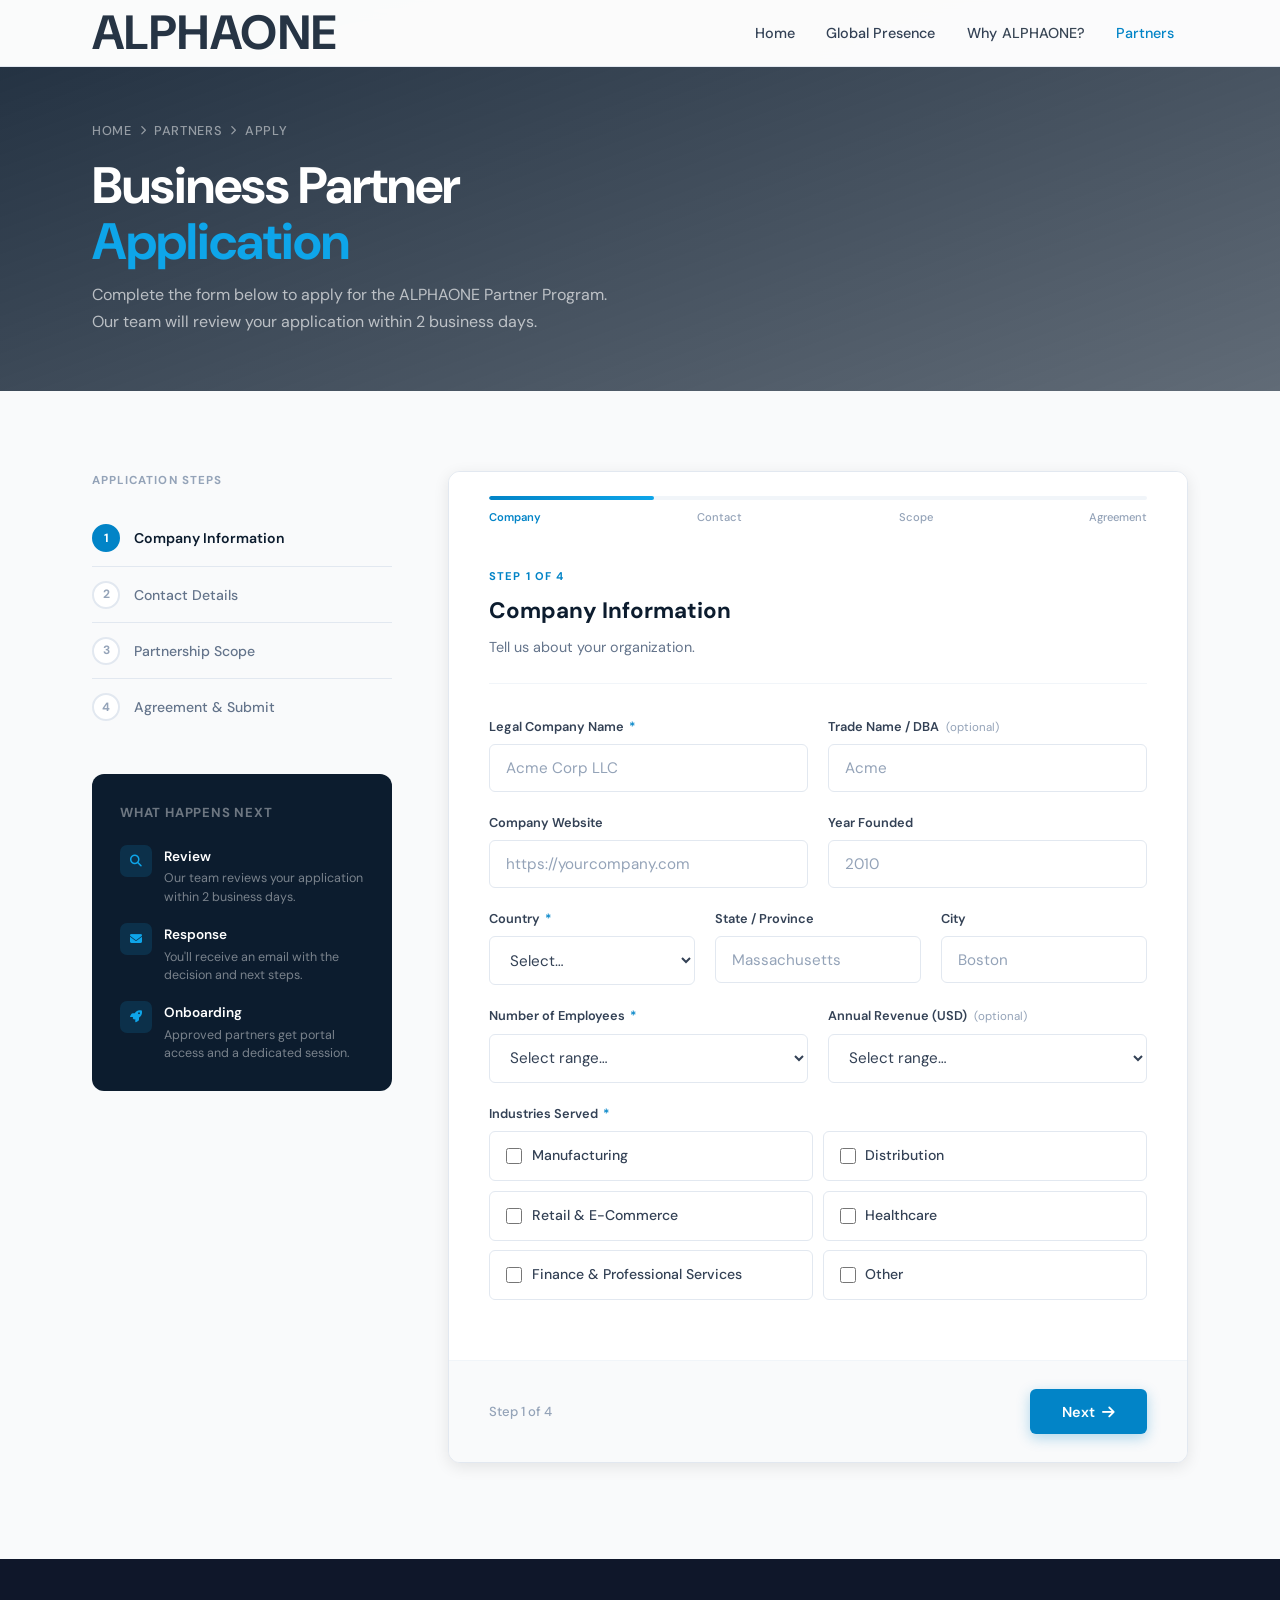
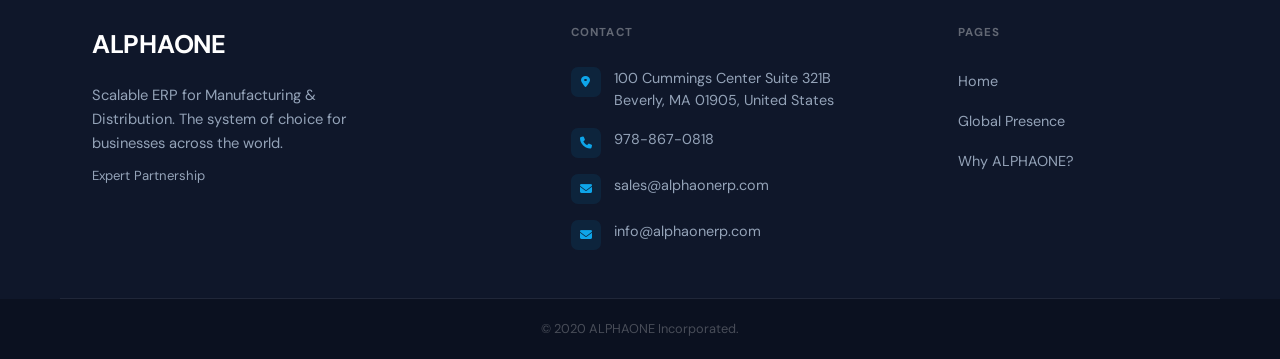
<file: apply_partners.html>
<!DOCTYPE html>
<html lang="en">
<head>
    <meta charset="UTF-8">
    <meta name="viewport" content="width=device-width, initial-scale=1.0">
    <title>ALPHAONE Inc. | Partner Application</title>
    <link rel="preconnect" href="https://fonts.googleapis.com">
    <link rel="preconnect" href="https://fonts.gstatic.com" crossorigin>
    <link href="https://fonts.googleapis.com/css2?family=DM+Sans:opsz,wght@9..40,300;9..40,400;9..40,500;9..40,600;9..40,700&display=swap" rel="stylesheet">
    <link rel="stylesheet" href="https://cdnjs.cloudflare.com/ajax/libs/font-awesome/6.4.0/css/all.min.css">
    <link rel="icon" type="image/x-icon" href="video/ALPHAONE.png">
    <link rel="stylesheet" href="css/apply_partners.css">
</head>
<body>

    <nav class="navbar" id="navbar">
        <div class="nav-inner">
            <a href="index.html" class="logo-text">ALPHAONE</a>
            <ul class="nav-links">
                <li><a href="index.html">Home</a></li>
                <li><a href="presence.html">Global Presence</a></li>
                <li><a href="benefits.html">Why <span style="color:#0c1c2ed0;">ALPHAONE?</span></a></li>
                <li><a href="partners.html" class="active">Partners</a></li>
            </ul>
            <div class="hamburger" id="hamburger-btn"><span></span><span></span><span></span></div>
        </div>
    </nav>
    <div class="mobile-menu" id="mobile-menu">
        <a href="index.html">Home</a>
        <a href="presence.html">Global Presence</a>
        <a href="benefits.html">Why ALPHAONE?</a>
        <a href="partners.html">Partners</a>
    </div>

    <!-- HERO -->
    <section class="page-hero">
        <div class="page-hero-bg"></div>
        <div class="page-hero-overlay"></div>
        <div class="page-hero-inner container">
            <div class="breadcrumb">
                <a href="index.html">Home</a>
                <i class="fas fa-chevron-right"></i>
                <a href="partners.html">Partners</a>
                <i class="fas fa-chevron-right"></i>
                <span>Apply</span>
            </div>
            <h1>Business Partner<br><em>Application</em></h1>
            <p>Complete the form below to apply for the ALPHAONE Partner Program. Our team will review your application within 2 business days.</p>
        </div>
    </section>

    <!-- FORM SECTION -->
    <section class="bpa-section">
        <div class="container">
            <div class="bpa-grid reveal">

                <!-- LEFT SIDEBAR -->
                <div class="bpa-sidebar">
                    <div class="bpa-steps">
                        <h3>Application Steps</h3>
                        <div class="step-item active" id="nav-step-1">
                            <div class="step-num">1</div>
                            <div class="step-label">Company Information</div>
                        </div>
                        <div class="step-item" id="nav-step-2">
                            <div class="step-num">2</div>
                            <div class="step-label">Contact Details</div>
                        </div>
                        <div class="step-item" id="nav-step-3">
                            <div class="step-num">3</div>
                            <div class="step-label">Partnership Scope</div>
                        </div>
                        <div class="step-item" id="nav-step-4">
                            <div class="step-num">4</div>
                            <div class="step-label">Agreement &amp; Submit</div>
                        </div>
                    </div>

                    <div class="bpa-info-card">
                        <h4>What happens next</h4>
                        <div class="info-item">
                            <div class="info-icon"><i class="fas fa-search"></i></div>
                            <div class="info-text">
                                <h5>Review</h5>
                                <p>Our team reviews your application within 2 business days.</p>
                            </div>
                        </div>
                        <div class="info-item">
                            <div class="info-icon"><i class="fas fa-envelope"></i></div>
                            <div class="info-text">
                                <h5>Response</h5>
                                <p>You'll receive an email with the decision and next steps.</p>
                            </div>
                        </div>
                        <div class="info-item">
                            <div class="info-icon"><i class="fas fa-rocket"></i></div>
                            <div class="info-text">
                                <h5>Onboarding</h5>
                                <p>Approved partners get portal access and a dedicated session.</p>
                            </div>
                        </div>
                    </div>
                </div>

                <!-- FORM -->
                <div class="bpa-form-wrap">

                    <!-- Progress bar -->
                    <div class="progress-bar-wrap">
                        <div class="progress-track">
                            <div class="progress-fill" id="progress-fill" style="width:25%"></div>
                        </div>
                        <div class="progress-labels">
                            <span id="lbl-1" class="active">Company</span>
                            <span id="lbl-2">Contact</span>
                            <span id="lbl-3">Scope</span>
                            <span id="lbl-4">Agreement</span>
                        </div>
                    </div>

                    <!-- STEP 1 — Company Info -->
                    <div class="form-step active" id="step-1">
                        <div class="form-step-header">
                            <span class="step-eyebrow">Step 1 of 4</span>
                            <h2>Company Information</h2>
                            <p>Tell us about your organization.</p>
                        </div>

                        <div class="form-row">
                            <div class="form-group">
                                <label>Legal Company Name <span class="req">*</span></label>
                                <input type="text" id="company-name" placeholder="Acme Corp LLC" />
                                <span class="field-error" id="err-company-name">This field is required.</span>
                            </div>
                            <div class="form-group">
                                <label>Trade Name / DBA <span class="opt">(optional)</span></label>
                                <input type="text" placeholder="Acme" />
                            </div>
                        </div>

                        <div class="form-row">
                            <div class="form-group">
                                <label>Company Website</label>
                                <input type="url" id="company-website" placeholder="https://yourcompany.com" />
                                <span class="field-error" id="err-company-website">Please enter a valid URL.</span>
                            </div>
                            <div class="form-group">
                                <label>Year Founded</label>
                                <input type="number" placeholder="2010" min="1900" max="2025" />
                            </div>
                        </div>

                        <div class="form-row three">
                            <div class="form-group">
                                <label>Country <span class="req">*</span></label>
                                <select id="country">
                                    <option value="">Select…</option>
                                    <option>United States</option>
                                    <option>Dominican Republic</option>
                                    <option>Mexico</option>
                                    <option>Colombia</option>
                                    <option>Brazil</option>
                                    <option>Argentina</option>
                                    <option>Puerto Rico</option>
                                    <option>Spain</option>
                                    <option>United Kingdom</option>
                                    <option>Germany</option>
                                    <option>France</option>
                                    <option>Australia</option>
                                    <option>Singapore</option>
                                    <option>Japan</option>
                                    <option>Other</option>
                                </select>
                                <span class="field-error" id="err-country">Please select a country.</span>
                            </div>
                            <div class="form-group">
                                <label>State / Province</label>
                                <input type="text" placeholder="Massachusetts" />
                            </div>
                            <div class="form-group">
                                <label>City</label>
                                <input type="text" placeholder="Boston" />
                            </div>
                        </div>

                        <div class="form-row">
                            <div class="form-group">
                                <label>Number of Employees <span class="req">*</span></label>
                                <select id="employees">
                                    <option value="">Select range…</option>
                                    <option>1 – 10</option>
                                    <option>11 – 50</option>
                                    <option>51 – 200</option>
                                    <option>201 – 1,000</option>
                                    <option>1,000+</option>
                                </select>
                                <span class="field-error" id="err-employees">Please select a range.</span>
                            </div>
                            <div class="form-group">
                                <label>Annual Revenue (USD) <span class="opt">(optional)</span></label>
                                <select>
                                    <option value="">Select range…</option>
                                    <option>Under $500K</option>
                                    <option>$500K – $2M</option>
                                    <option>$2M – $10M</option>
                                    <option>$10M – $50M</option>
                                    <option>$50M+</option>
                                </select>
                            </div>
                        </div>

                        <div class="form-row full">
                            <div class="form-group">
                                <label>Industries Served <span class="req">*</span></label>
                                <div class="check-grid" id="industries">
                                    <label class="check-item"><input type="checkbox" value="manufacturing"> <span>Manufacturing</span></label>
                                    <label class="check-item"><input type="checkbox" value="distribution"> <span>Distribution</span></label>
                                    <label class="check-item"><input type="checkbox" value="retail"> <span>Retail &amp; E-Commerce</span></label>
                                    <label class="check-item"><input type="checkbox" value="healthcare"> <span>Healthcare</span></label>
                                    <label class="check-item"><input type="checkbox" value="finance"> <span>Finance &amp; Professional Services</span></label>
                                    <label class="check-item"><input type="checkbox" value="other"> <span>Other</span></label>
                                </div>
                                <span class="field-error" id="err-industries">Please select at least one industry.</span>
                            </div>
                        </div>
                    </div>

                    <!-- STEP 2 — Contact Details -->
                    <div class="form-step" id="step-2">
                        <div class="form-step-header">
                            <span class="step-eyebrow">Step 2 of 4</span>
                            <h2>Contact Details</h2>
                            <p>Primary contact for this application.</p>
                        </div>

                        <div class="form-row">
                            <div class="form-group">
                                <label>First Name <span class="req">*</span></label>
                                <input type="text" id="first-name" placeholder="Jane" />
                                <span class="field-error" id="err-first-name">This field is required.</span>
                            </div>
                            <div class="form-group">
                                <label>Last Name <span class="req">*</span></label>
                                <input type="text" id="last-name" placeholder="Smith" />
                                <span class="field-error" id="err-last-name">This field is required.</span>
                            </div>
                        </div>

                        <div class="form-row">
                            <div class="form-group">
                                <label>Job Title <span class="req">*</span></label>
                                <input type="text" id="job-title" placeholder="VP of Sales" />
                                <span class="field-error" id="err-job-title">This field is required.</span>
                            </div>
                            <div class="form-group">
                                <label>Department</label>
                                <select>
                                    <option value="">Select…</option>
                                    <option>Sales</option>
                                    <option>Business Development</option>
                                    <option>Technology / IT</option>
                                    <option>Operations</option>
                                    <option>Executive</option>
                                    <option>Other</option>
                                </select>
                            </div>
                        </div>

                        <div class="form-row">
                            <div class="form-group">
                                <label>Business Email <span class="req">*</span></label>
                                <input type="email" id="email" placeholder="jane@company.com" />
                                <span class="field-error" id="err-email">Please enter a valid email address.</span>
                            </div>
                            <div class="form-group">
                                <label>Phone Number <span class="req">*</span></label>
                                <input type="tel" id="phone" placeholder="+1 (555) 000-0000" />
                                <span class="field-error" id="err-phone">This field is required.</span>
                            </div>
                        </div>

                        <div class="form-row">
                            <div class="form-group">
                                <label>LinkedIn Profile <span class="opt">(optional)</span></label>
                                <input type="url" placeholder="https://linkedin.com/in/yourprofile" />
                            </div>
                            <div class="form-group">
                                <label>Preferred Language</label>
                                <select>
                                    <option>English</option>
                                    <option>Spanish</option>
                                    <option>Portuguese</option>
                                    <option>French</option>
                                    <option>German</option>
                                    <option>Japanese</option>
                                </select>
                            </div>
                        </div>
                    </div>

                    <!-- STEP 3 — Partnership Scope -->
                    <div class="form-step" id="step-3">
                        <div class="form-step-header">
                            <span class="step-eyebrow">Step 3 of 4</span>
                            <h2>Partnership Scope</h2>
                            <p>Help us understand how you'd like to work with ALPHAONE.</p>
                        </div>

                        <div class="form-row full">
                            <div class="form-group">
                                <label>Partnership Type <span class="req">*</span></label>
                                <div class="check-grid">
                                    <label class="check-item"><input type="radio" name="partner-type" value="reseller"> <span>Reseller / VAR</span></label>
                                    <label class="check-item"><input type="radio" name="partner-type" value="integrator"> <span>System Integrator</span></label>
                                    <label class="check-item"><input type="radio" name="partner-type" value="msp"> <span>Managed Service Provider</span></label>
                                    <label class="check-item"><input type="radio" name="partner-type" value="alliance"> <span>Technology Alliance</span></label>
                                    <label class="check-item"><input type="radio" name="partner-type" value="referral"> <span>Referral / Affiliate</span></label>
                                    <label class="check-item"><input type="radio" name="partner-type" value="unsure"> <span>Not sure yet</span></label>
                                </div>
                                <span class="field-error" id="err-partner-type">Please select a partnership type.</span>
                            </div>
                        </div>

                        <div class="form-row">
                            <div class="form-group">
                                <label>Desired Tier</label>
                                <select>
                                    <option value="">Select…</option>
                                    <option>Silver – Registered Partner</option>
                                    <option>Gold – Gold Partner</option>
                                    <option>Platinum – Platinum Partner</option>
                                    <option>Not sure yet</option>
                                </select>
                            </div>
                            <div class="form-group">
                                <label>Estimated Deals / Year</label>
                                <select>
                                    <option value="">Select…</option>
                                    <option>1 – 5</option>
                                    <option>6 – 15</option>
                                    <option>16 – 30</option>
                                    <option>30+</option>
                                </select>
                            </div>
                        </div>

                        <div class="form-row full">
                            <div class="form-group">
                                <label>Regions You Serve <span class="req">*</span></label>
                                <div class="check-grid">
                                    <label class="check-item"><input type="checkbox" value="na"> <span>North America</span></label>
                                    <label class="check-item"><input type="checkbox" value="latam"> <span>Latin America</span></label>
                                    <label class="check-item"><input type="checkbox" value="emea"> <span>EMEA</span></label>
                                    <label class="check-item"><input type="checkbox" value="apac"> <span>Asia Pacific</span></label>
                                </div>
                                <span class="field-error" id="err-regions">Please select at least one region.</span>
                            </div>
                        </div>

                        <div class="form-row full">
                            <div class="form-group">
                                <label>ERP Experience <span class="opt">(optional)</span></label>
                                <select>
                                    <option value="">Select…</option>
                                    <option>No prior ERP experience</option>
                                    <option>Less than 2 years</option>
                                    <option>2 – 5 years</option>
                                    <option>5 – 10 years</option>
                                    <option>10+ years</option>
                                </select>
                            </div>
                        </div>

                        <div class="form-row full">
                            <div class="form-group">
                                <label>Tell us about your business &amp; interest <span class="opt">(optional)</span></label>
                                <textarea placeholder="Describe your current business, the clients you serve, and why you're interested in partnering with ALPHAONE…"></textarea>
                            </div>
                        </div>

                        <div class="form-row full">
                            <div class="form-group">
                                <label>How did you hear about us? <span class="opt">(optional)</span></label>
                                <select>
                                    <option value="">Select…</option>
                                    <option>Search engine</option>
                                    <option>LinkedIn</option>
                                    <option>Referral from existing partner</option>
                                    <option>Industry event</option>
                                    <option>ALPHAONE sales team</option>
                                    <option>Other</option>
                                </select>
                            </div>
                        </div>
                    </div>

                    <!-- STEP 4 — Agreement -->
                    <div class="form-step" id="step-4">
                        <div class="form-step-header">
                            <span class="step-eyebrow">Step 4 of 4</span>
                            <h2>Agreement &amp; Submit</h2>
                            <p>Please review the terms and confirm your submission.</p>
                        </div>

                        <div class="agreement-box">
                            <h4>ALPHAONE Partner Program — Terms Summary</h4>
                            <p>By submitting this application, you acknowledge that the information provided is accurate and complete to the best of your knowledge. ALPHAONE Inc. reserves the right to approve or decline any application at its sole discretion.</p>
                            <p>Approved partners agree to comply with ALPHAONE's Partner Code of Conduct, maintain the confidentiality of proprietary information, and accurately represent ALPHAONE products and services to end customers.</p>
                            <p>Partner tiers, margin structures, and program benefits are subject to change with 30 days' written notice. Partners may be re-evaluated on a quarterly basis based on performance metrics including revenue, customer satisfaction, and certification status.</p>
                            <p>Either party may terminate the partnership agreement with 30 days' written notice. Upon termination, all use of ALPHAONE trademarks, co-branded materials, and confidential information must cease immediately.</p>
                            <p>This application does not constitute a binding agreement. A formal Partner Agreement will be issued upon approval and must be signed by an authorized representative of your organization.</p>
                        </div>

                        <label class="agree-check" id="agree-terms-label">
                            <input type="checkbox" id="agree-terms" />
                            <span>I have read and agree to the <a href="#">ALPHAONE Partner Program Terms</a> and confirm that all information provided in this application is accurate. <span style="color:#dc2626;">*</span></span>
                        </label>
                        <span class="field-error" id="err-agree-terms">You must accept the terms to submit.</span>

                        <label class="agree-check">
                            <input type="checkbox" id="agree-privacy" />
                            <span>I agree to ALPHAONE's <a href="#">Privacy Policy</a> and consent to the processing of my personal data for the purposes of this application.</span>
                        </label>

                        <label class="agree-check">
                            <input type="checkbox" id="agree-comms" />
                            <span>I would like to receive updates about the ALPHAONE Partner Program, product news, and partner resources via email. <span class="opt">(optional)</span></span>
                        </label>

                        <!-- Summary -->
                        <div style="background:var(--gray-50);border:1px solid var(--gray-200);border-radius:var(--radius-lg);padding:1.25rem 1.5rem;margin-top:1rem;">
                            <div style="font-size:.72rem;font-weight:700;letter-spacing:.1em;text-transform:uppercase;color:var(--gray-400);margin-bottom:.85rem;">Application Summary</div>
                            <div style="display:grid;grid-template-columns:1fr 1fr;gap:.5rem .75rem;" id="summary-grid">
                                <div style="font-size:.82rem;color:var(--gray-500);">Company</div>
                                <div style="font-size:.82rem;font-weight:600;color:var(--navy);" id="sum-company">—</div>
                                <div style="font-size:.82rem;color:var(--gray-500);">Contact</div>
                                <div style="font-size:.82rem;font-weight:600;color:var(--navy);" id="sum-contact">—</div>
                                <div style="font-size:.82rem;color:var(--gray-500);">Email</div>
                                <div style="font-size:.82rem;font-weight:600;color:var(--navy);" id="sum-email">—</div>
                                <div style="font-size:.82rem;color:var(--gray-500);">Country</div>
                                <div style="font-size:.82rem;font-weight:600;color:var(--navy);" id="sum-country">—</div>
                            </div>
                        </div>
                    </div>

                    <!-- SUCCESS -->
                    <div class="success-panel" id="success-panel">
                        <div class="success-icon"><i class="fas fa-check"></i></div>
                        <h2>Application Submitted!</h2>
                        <p>Thank you for applying to the ALPHAONE Partner Program. Our team will review your application and get back to you within 2 business days.</p>
                        <div class="success-ref">Reference: <strong id="ref-number">BPA-2026-XXXX</strong></div>
                        <br>
                        <a href="partners.html" style="display:inline-flex;align-items:center;gap:.5rem;background:var(--accent);color:var(--white);padding:.85rem 2rem;border-radius:var(--radius);font-weight:600;font-size:.9rem;box-shadow:0 4px 14px rgba(2,132,199,.3);transition:background var(--trans);" onmouseover="this.style.background='var(--accent-hover)'" onmouseout="this.style.background='var(--accent)'">
                            <i class="fas fa-arrow-left"></i> Back to Partners
                        </a>
                    </div>

                    <!-- Actions -->
                    <div class="form-actions" id="form-actions">
                        <span class="step-counter" id="step-counter">Step 1 of 4</span>
                        <div class="form-actions-right">
                            <button class="btn-ghost" id="btn-back" style="display:none;" onclick="goBack()">
                                <i class="fas fa-arrow-left"></i> Back
                            </button>
                            <button class="btn-primary" id="btn-next" onclick="goNext()">
                                Next <i class="fas fa-arrow-right"></i>
                            </button>
                        </div>
                    </div>

                </div><!-- /bpa-form-wrap -->
            </div>
        </div>
    </section>

   <!-- FOOTER -->
    <footer class="site-footer">
        <div class="container footer-inner">
            <div class="footer-brand">
                <div class="footer-logo">ALPHAONE</div>
                <p>Scalable ERP for Manufacturing & Distribution. The system of choice for businesses across the world.</p>
                <a href="partners.html"><p class="footer-partner">Expert Partnership<strong></strong></p></a>
            </div>
            <div class="footer-contact-block">
                <h4>Contact</h4>
                <ul class="footer-contact-list">
                    <li><span class="fc-icon"><i class="fas fa-map-marker-alt"></i></span><span>100 Cummings Center Suite 321B <br>Beverly, MA 01905, United States<br></span> </li>
                    <li><span class="fc-icon"><i class="fas fa-phone"></i></span><a href="tel:9787787576">978-867-0818</a></li>
                    <li><span class="fc-icon"><i class="fas fa-envelope"></i></span><a href="mailto:info@alphaonerp.com">sales@alphaonerp.com</a></li>
                    <li><span class="fc-icon"><i class="fas fa-envelope"></i></span><a href="mailto:info@alphaonerp.com">info@alphaonerp.com</a></li>
                </ul>
            </div>
            <div class="footer-nav-block">
                <h4>Pages</h4>
                <ul>
                    <li><a href="index.html">Home</a></li>
                    <li><a href="presence.html">Global Presence</a></li>
                    <li><a href="benefits.html">Why ALPHAONE?</a></li>
                </ul>
            </div>
        </div>
        <div class="footer-bar">
            <p>&copy; 2020 ALPHAONE Incorporated.</p>
        </div>
    </footer>

    <script src="js/apply_partners.js"></script>

</body>
</html>
</file>
<file: css/apply_partners.css>
:root {
            --navy:        #0c1c2e;
            --navy-mid:    #163048;
            --blue:        #0369a1;
            --blue-light:  #0ea5e9;
            --accent:      #0284c7;
            --accent-hover:#0369a1;
            --white:       #ffffff;
            --gray-50:     #f9fafb;
            --gray-100:    #f1f5f9;
            --gray-200:    #e2e8f0;
            --gray-400:    #94a3b8;
            --gray-500:    #64748b;
            --gray-700:    #334155;
            --gray-900:    #0f172a;
            --font:        'DM Sans', system-ui, -apple-system, sans-serif;
            --radius:      6px;
            --radius-lg:   12px;
            --radius-xl:   16px;
            --shadow-sm:   0 1px 3px rgba(0,0,0,.07);
            --shadow-md:   0 4px 16px rgba(0,0,0,.09);
            --shadow-lg:   0 12px 36px rgba(0,0,0,.12);
            --trans:       0.24s ease;
        }

        *, *::before, *::after { margin: 0; padding: 0; box-sizing: border-box; }
        html { scroll-behavior: smooth; }
        body { font-family: var(--font); font-size: 16px; line-height: 1.7; color: var(--gray-700); background: var(--white); -webkit-font-smoothing: antialiased; }
        img { max-width: 100%; height: auto; display: block; }
        a { text-decoration: none; color: inherit; }
        ul { list-style: none; }

        .container { width: 100%; max-width: 1160px; margin: 0 auto; padding: 0 2rem; }

        /* NAVBAR */
        .navbar { position: fixed; top: 0; left: 0; width: 100%; z-index: 999; background: rgba(255,255,255,0.98); border-bottom: 1px solid var(--gray-200); backdrop-filter: blur(10px); transition: box-shadow var(--trans); }
        .navbar.scrolled { box-shadow: var(--shadow-md); }
        .nav-inner { max-width: 1160px; margin: 0 auto; padding: 0 2rem; height: 66px; display: flex; align-items: center; justify-content: space-between; }
        .logo-text { font-size: 3rem; font-weight: 700; color: #0c1c2ee4; letter-spacing: 0.01em; line-height: 1; }
        .nav-links { display: flex; align-items: center; gap: 0.25rem; }
        .nav-links > li > a { display: flex; align-items: center; gap: 0.35rem; padding: 0.5rem 0.85rem; font-size: 0.9rem; font-weight: 500; color: var(--gray-700); border-radius: var(--radius); transition: color var(--trans), background var(--trans); }
        .nav-links > li > a:hover { color: var(--accent); background: var(--gray-50); }
        .nav-links a.active { color: var(--accent) !important; }
        .nav-links a.nav-cta { background: var(--accent); color: var(--white) !important; padding: 0.5rem 1.25rem; border-radius: var(--radius); font-weight: 600; margin-left: 0.5rem; }
        .nav-links a.nav-cta:hover { background: var(--accent-hover); }
        .hamburger { display: none; flex-direction: column; gap: 5px; cursor: pointer; padding: 4px; border: none; background: none; }
        .hamburger span { display: block; width: 22px; height: 2px; background: var(--navy); border-radius: 2px; }
        .mobile-menu { display: none; background: var(--white); border-bottom: 1px solid var(--gray-200); padding: 0.5rem 1rem; position: fixed; top: 66px; left: 0; right: 0; z-index: 998; }
        .mobile-menu a { display: block; padding: 0.8rem 0.5rem; font-size: 0.95rem; font-weight: 500; color: var(--gray-700); border-bottom: 1px solid var(--gray-200); }
        .mobile-menu a:last-child { border-bottom: none; }

        /* HERO */
        .page-hero { position: relative; min-height: 42vh; display: flex; align-items: flex-end; padding-bottom: 3.5rem; padding-top: 120px; overflow: hidden; }
        .page-hero-bg { position: absolute; inset: 0; background: url('https://images.unsplash.com/photo-1556761175-4b46a572b786?auto=format&fit=crop&q=80&w=1800') center/cover; z-index: 0; }
        .page-hero-overlay { position: absolute; inset: 0; background: linear-gradient(160deg, rgba(12,28,46,.92) 0%, rgba(12,28,46,.65) 100%); z-index: 1; }
        .page-hero-inner { position: relative; z-index: 2; }
        .breadcrumb { display: flex; align-items: center; gap: 0.5rem; font-size: 0.8rem; font-weight: 500; color: rgba(255,255,255,.5); margin-bottom: 1rem; text-transform: uppercase; letter-spacing: .05em; }
        .breadcrumb a { color: rgba(255,255,255,.5); transition: color var(--trans); }
        .breadcrumb a:hover { color: var(--white); }
        .breadcrumb i { font-size: 0.6rem; }
        .page-hero-inner h1 { font-size: clamp(2rem, 4.5vw, 3.2rem); font-weight: 700; color: var(--white); line-height: 1.1; margin-bottom: 0.75rem; letter-spacing: -.02em; }
        .page-hero-inner h1 em { font-style: normal; color: var(--blue-light); }
        .page-hero-inner p { font-size: 1rem; color: rgba(255,255,255,.65); max-width: 520px; line-height: 1.65; }

        /* MAIN LAYOUT */
        .bpa-section { padding: 5rem 0 6rem; background: var(--gray-50); }
        .bpa-grid {
            display: grid;
            grid-template-columns: 300px 1fr;
            gap: 3.5rem;
            align-items: start;
        }

        /* LEFT SIDEBAR — steps + info */
        .bpa-sidebar { position: sticky; top: 86px; }

        .bpa-steps { margin-bottom: 2.5rem; }
        .bpa-steps h3 { font-size: .72rem; font-weight: 700; letter-spacing: .1em; text-transform: uppercase; color: var(--gray-400); margin-bottom: 1.25rem; }

        .step-item {
            display: flex; align-items: flex-start; gap: .9rem;
            padding: .85rem 0;
            border-bottom: 1px solid var(--gray-200);
            cursor: pointer;
            transition: opacity var(--trans);
        }
        .step-item:last-child { border-bottom: none; }
        .step-item.active .step-num { background: var(--accent); color: var(--white); border-color: var(--accent); }
        .step-item.active .step-label { color: var(--navy); font-weight: 600; }
        .step-item.done .step-num { background: #16a34a; color: var(--white); border-color: #16a34a; }
        .step-item.done .step-label { color: var(--gray-500); }

        .step-num {
            width: 28px; height: 28px; border-radius: 50%; flex-shrink: 0;
            border: 2px solid var(--gray-200); background: var(--white);
            display: flex; align-items: center; justify-content: center;
            font-size: .75rem; font-weight: 700; color: var(--gray-400);
            transition: all var(--trans);
        }
        .step-label { font-size: .88rem; font-weight: 500; color: var(--gray-500); margin-top: 3px; }

        .bpa-info-card {
            background: var(--navy);
            border-radius: var(--radius-lg);
            padding: 1.75rem;
        }
        .bpa-info-card h4 { font-size: .82rem; font-weight: 700; letter-spacing: .06em; text-transform: uppercase; color: rgba(255,255,255,.4); margin-bottom: 1.25rem; }
        .info-item { display: flex; align-items: flex-start; gap: .75rem; margin-bottom: 1rem; }
        .info-item:last-child { margin-bottom: 0; }
        .info-icon { width: 32px; height: 32px; border-radius: 7px; background: rgba(14,165,233,.15); display: flex; align-items: center; justify-content: center; flex-shrink: 0; }
        .info-icon i { font-size: .75rem; color: var(--blue-light); }
        .info-text h5 { font-size: .85rem; font-weight: 600; color: var(--white); margin-bottom: .1rem; }
        .info-text p  { font-size: .78rem; color: rgba(255,255,255,.45); line-height: 1.5; }

        /* FORM CARD */
        .bpa-form-wrap {
            background: var(--white);
            border: 1px solid var(--gray-200);
            border-radius: var(--radius-lg);
            overflow: hidden;
            box-shadow: var(--shadow-md);
        }

        /* Step panels */
        .form-step { display: none; padding: 2.5rem; }
        .form-step.active { display: block; }

        .form-step-header { margin-bottom: 2rem; padding-bottom: 1.5rem; border-bottom: 1px solid var(--gray-100); }
        .step-eyebrow { font-size: .7rem; font-weight: 700; letter-spacing: .1em; text-transform: uppercase; color: var(--accent); display: block; margin-bottom: .35rem; }
        .form-step-header h2 { font-size: 1.4rem; font-weight: 700; color: var(--navy); margin-bottom: .3rem; }
        .form-step-header p  { font-size: .9rem; color: var(--gray-500); }

        /* Form fields */
        .form-row { display: grid; grid-template-columns: 1fr 1fr; gap: 1.25rem; margin-bottom: 1.25rem; }
        .form-row.three { grid-template-columns: 1fr 1fr 1fr; }
        .form-row.full  { grid-template-columns: 1fr; }

        .form-group { display: flex; flex-direction: column; gap: .4rem; }
        .form-group label { font-size: .8rem; font-weight: 600; color: var(--gray-700); }
        .form-group label .req { color: var(--accent); margin-left: 2px; }
        .form-group label .opt { font-size: .72rem; font-weight: 400; color: var(--gray-400); margin-left: 4px; }

        .form-group input,
        .form-group select,
        .form-group textarea {
            padding: .8rem 1rem;
            border: 1.5px solid var(--gray-200);
            border-radius: var(--radius);
            font-family: var(--font);
            font-size: .95rem;
            color: var(--gray-700);
            background: var(--white);
            transition: border-color var(--trans), box-shadow var(--trans);
            width: 100%;
        }
        .form-group input::placeholder,
        .form-group textarea::placeholder { color: var(--gray-400); }
        .form-group input:focus,
        .form-group select:focus,
        .form-group textarea:focus { outline: none; border-color: var(--accent); box-shadow: 0 0 0 3px rgba(2,132,199,.12); }
        .form-group input.invalid { border-color: #dc2626; box-shadow: 0 0 0 3px rgba(220,38,38,.1); }
        .form-group textarea { resize: vertical; min-height: 110px; }
        .field-error { display: none; font-size: .75rem; color: #dc2626; margin-top: .2rem; }
        .field-error.visible { display: block; }

        /* Checkbox & radio groups */
        .check-grid { display: grid; grid-template-columns: 1fr 1fr; gap: .6rem; }
        .check-item {
            display: flex; align-items: center; gap: .6rem;
            padding: .75rem 1rem;
            border: 1.5px solid var(--gray-200);
            border-radius: var(--radius);
            cursor: pointer;
            transition: border-color var(--trans), background var(--trans);
        }
        .check-item:hover { border-color: var(--accent); background: rgba(2,132,199,.03); }
        .check-item input[type="checkbox"],
        .check-item input[type="radio"] { accent-color: var(--accent); width: 16px; height: 16px; cursor: pointer; flex-shrink: 0; }
        .check-item span { font-size: .88rem; font-weight: 500; color: var(--gray-700); }
        .check-item.selected { border-color: var(--accent); background: rgba(2,132,199,.05); }
        .check-item.selected span { color: var(--navy); }

        /* Agreement section */
        .agreement-box {
            background: var(--gray-50);
            border: 1px solid var(--gray-200);
            border-radius: var(--radius-lg);
            padding: 1.5rem;
            margin-bottom: 1.5rem;
            max-height: 220px;
            overflow-y: auto;
            font-size: .85rem;
            color: var(--gray-500);
            line-height: 1.7;
        }
        .agreement-box h4 { font-size: .9rem; font-weight: 700; color: var(--navy); margin-bottom: .75rem; }
        .agreement-box p { margin-bottom: .75rem; }
        .agreement-box p:last-child { margin-bottom: 0; }

        .agree-check {
            display: flex; align-items: flex-start; gap: .75rem;
            padding: 1rem 1.25rem;
            border: 1.5px solid var(--gray-200);
            border-radius: var(--radius);
            cursor: pointer;
            margin-bottom: 1rem;
            transition: border-color var(--trans), background var(--trans);
        }
        .agree-check:hover { border-color: var(--accent); background: rgba(2,132,199,.02); }
        .agree-check input { accent-color: var(--accent); width: 18px; height: 18px; margin-top: 2px; flex-shrink: 0; cursor: pointer; }
        .agree-check span { font-size: .88rem; color: var(--gray-700); line-height: 1.55; }
        .agree-check span a { color: var(--accent); font-weight: 500; }

        /* Footer actions */
        .form-actions {
            display: flex; align-items: center; justify-content: space-between;
            gap: 1rem; padding: 1.75rem 2.5rem;
            border-top: 1px solid var(--gray-100);
            background: var(--gray-50);
        }
        .form-actions-right { display: flex; align-items: center; gap: .75rem; }

        .btn-primary {
            display: inline-flex; align-items: center; gap: .45rem;
            background: var(--accent); color: var(--white);
            font-size: .9rem; font-weight: 600; padding: .85rem 2rem;
            border-radius: var(--radius); border: none; cursor: pointer; font-family: var(--font);
            transition: background var(--trans), transform var(--trans), box-shadow var(--trans);
            box-shadow: 0 4px 14px rgba(2,132,199,.3);
        }
        .btn-primary:hover { background: var(--accent-hover); transform: translateY(-1px); box-shadow: 0 8px 20px rgba(2,132,199,.4); }
        .btn-primary:disabled { opacity: .5; cursor: not-allowed; transform: none; }

        .btn-ghost {
            display: inline-flex; align-items: center; gap: .4rem;
            background: transparent; color: var(--gray-500);
            font-size: .9rem; font-weight: 500; padding: .85rem 1.5rem;
            border-radius: var(--radius); border: 1.5px solid var(--gray-200);
            cursor: pointer; font-family: var(--font);
            transition: all var(--trans);
        }
        .btn-ghost:hover { border-color: var(--gray-400); color: var(--navy); }

        .step-counter { font-size: .82rem; color: var(--gray-400); font-weight: 500; }

        /* Progress bar */
        .progress-bar-wrap {
            padding: 1.5rem 2.5rem 0;
            background: var(--white);
        }
        .progress-track {
            height: 4px; background: var(--gray-100); border-radius: 100px; overflow: hidden;
        }
        .progress-fill {
            height: 100%; background: linear-gradient(90deg, var(--accent), var(--blue-light));
            border-radius: 100px;
            transition: width .4s ease;
        }
        .progress-labels {
            display: flex; justify-content: space-between;
            margin-top: .5rem;
        }
        .progress-labels span { font-size: .7rem; color: var(--gray-400); font-weight: 500; }
        .progress-labels span.active { color: var(--accent); font-weight: 600; }
        .progress-labels span.done { color: #16a34a; }

        /* SUCCESS STATE */
        .success-panel {
            display: none;
            padding: 4rem 2.5rem;
            text-align: center;
        }
        .success-panel.visible { display: block; }
        .success-icon {
            width: 72px; height: 72px; border-radius: 50%;
            background: rgba(22,163,74,.1); border: 2px solid rgba(22,163,74,.2);
            display: flex; align-items: center; justify-content: center;
            margin: 0 auto 1.5rem;
        }
        .success-icon i { font-size: 1.75rem; color: #16a34a; }
        .success-panel h2 { font-size: 1.6rem; font-weight: 700; color: var(--navy); margin-bottom: .6rem; }
        .success-panel p { font-size: 1rem; color: var(--gray-500); max-width: 440px; margin: 0 auto 2rem; line-height: 1.7; }
        .success-ref {
            display: inline-block; background: var(--gray-50); border: 1px solid var(--gray-200);
            border-radius: var(--radius); padding: .65rem 1.25rem;
            font-size: .85rem; color: var(--gray-500); margin-bottom: 2rem;
        }
        .success-ref strong { color: var(--navy); }

        /* FOOTER */
        .site-footer { background: var(--gray-900); color: var(--white); padding-top: 4rem; }
        .footer-inner { display: grid; grid-template-columns: 1.8fr 1.4fr 1fr; gap: 4rem; padding-bottom: 3rem; border-bottom: 1px solid rgba(255,255,255,.07); }
        .footer-logo { font-size: 1.6rem; font-weight: 700; color: var(--white); margin-bottom: 1rem; letter-spacing: -.01em; }
        .footer-brand p { font-size: .92rem; color: var(--gray-400); line-height: 1.65; max-width: 300px; margin-bottom: .6rem; }
        .footer-partner { font-size: .82rem !important; color: var(--gray-400) !important; }
        .footer-partner strong { color: #7dd3fc; }
        .footer-contact-block h4, .footer-nav-block h4 { font-size: .72rem; font-weight: 700; letter-spacing: .1em; text-transform: uppercase; color: rgba(255,255,255,.35); margin-bottom: 1.5rem; }
        .footer-contact-list { display: flex; flex-direction: column; gap: 1rem; }
        .footer-contact-list li { display: flex; align-items: flex-start; gap: .8rem; font-size: .9rem; color: var(--gray-400); line-height: 1.55; }
        .fc-icon { flex-shrink: 0; width: 30px; height: 30px; background: rgba(2,132,199,.12); border-radius: 7px; display: flex; align-items: center; justify-content: center; }
        .fc-icon i { font-size: .75rem; color: var(--blue-light); }
        .footer-contact-list a { color: var(--gray-400); transition: color var(--trans); }
        .footer-contact-list a:hover { color: var(--white); }
        .footer-nav-block ul { display: flex; flex-direction: column; gap: .8rem; }
        .footer-nav-block a { font-size: .9rem; color: var(--gray-400); transition: color var(--trans); }
        .footer-nav-block a:hover { color: var(--white); }
        .footer-bar { text-align: center; padding: 1.2rem 0; font-size: .8rem; color: rgba(255,255,255,.25); background: rgba(0,0,0,.25); }

        .reveal { opacity: 0; transform: translateY(24px); transition: opacity 0.55s ease, transform 0.55s ease; }
        .reveal.visible { opacity: 1; transform: none; }

        @media(max-width:860px) {
            .nav-links { display: none; }
            .hamburger { display: flex; }
            .bpa-grid { grid-template-columns: 1fr; }
            .bpa-sidebar { position: static; }
            .footer-inner { grid-template-columns: 1fr 1fr; }
        }
        @media(max-width:600px) {
            .container { padding: 0 1.25rem; }
            .page-hero { min-height: 38vh; }
            .form-row, .form-row.three { grid-template-columns: 1fr; }
            .check-grid { grid-template-columns: 1fr; }
            .footer-inner { grid-template-columns: 1fr; gap: 2.5rem; }
            .form-step { padding: 1.75rem; }
            .form-actions { padding: 1.25rem 1.75rem; flex-wrap: wrap; }
            .progress-bar-wrap { padding: 1.25rem 1.75rem 0; }
        }
</file>
